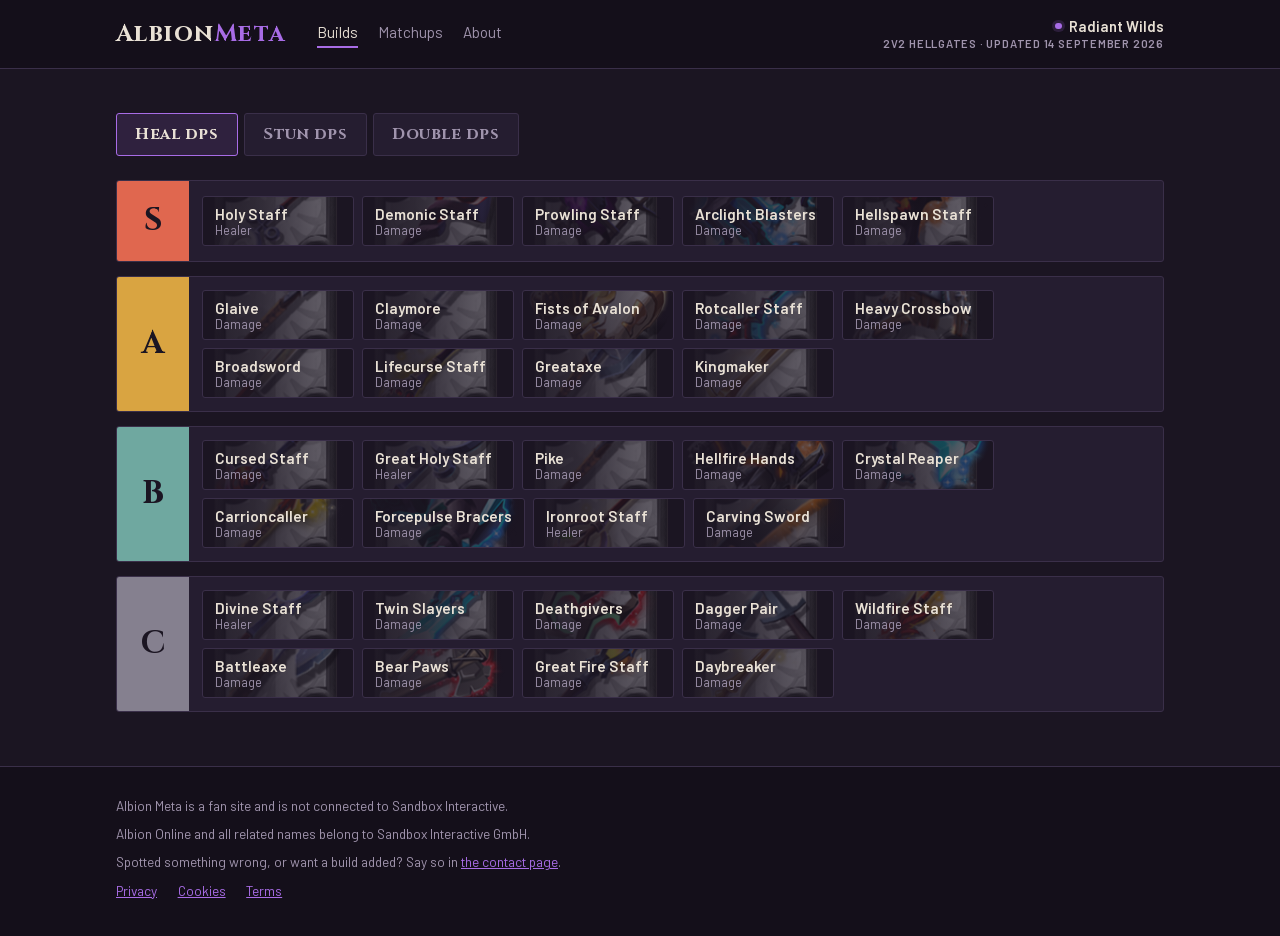
<file: index.html>
<!DOCTYPE html>
<html lang="en">
<head>
<meta charset="utf-8">
<meta name="viewport" content="width=device-width, initial-scale=1">
<title>Albion Meta | Best 2v2 Hellgate Builds</title>
<meta name="description" content="The best 2v2 Hellgate builds in Albion Online, split into heal dps, stun dps and double dps setups. Updated each patch.">
<link rel="icon" href="favicon.ico" sizes="32x32">
<link rel="icon" href="favicon.svg" type="image/svg+xml">
<link rel="apple-touch-icon" href="apple-touch-icon.png">
<link rel="canonical" href="https://hellgatemeta.com/">
<meta property="og:site_name" content="Hellgate Meta">
<meta property="og:type" content="website">
<meta property="og:url" content="https://hellgatemeta.com/">
<meta property="og:title" content="Albion Meta | Best 2v2 Hellgate Builds">
<meta property="og:description" content="The best 2v2 Hellgate builds in Albion Online, split into heal dps, stun dps and double dps setups. Updated each patch.">
<meta name="twitter:card" content="summary">
<meta name="theme-color" content="#1b1522">
<link rel="preload" href="fonts/barlow-400.woff2" as="font" type="font/woff2" crossorigin>
<link rel="stylesheet" href="fonts.css?v=cabf69f2">
<link rel="stylesheet" href="style.css?v=090d00ba">
</head>
<body>

<!-- ============ header, the same on every page ============ -->
<header class="site-head">
  <div class="wrap head-inner">
    <a class="wordmark" href="/">Albion<span>Meta</span></a>
    <nav class="site-nav">
      <a href="/" aria-current="page">Builds</a>
      <a href="/matchups">Matchups</a>
      <a href="/about">About</a>
    </nav>

    <!-- patch and date, edit these two lines every update -->
    <div class="head-meta">
      <span class="head-patch">Radiant Wilds</span>
      <span class="head-updated">2v2 Hellgates &middot; Updated 14 September 2026</span>
    </div>
  </div>
</header>

<main>
  <div class="wrap">

    <!-- the three setups. Pick a tab, the matching tier list shows.
         To add a setup, copy one button and one .panel and match the ids. -->
    <section class="builds">

      <div class="tabs" role="tablist" aria-label="Choose a setup">
        <button type="button" class="tab" role="tab" id="tab-heal" aria-controls="panel-heal" aria-selected="true">Heal dps</button>
        <button type="button" class="tab" role="tab" id="tab-stun" aria-controls="panel-stun" aria-selected="false">Stun dps</button>
        <button type="button" class="tab" role="tab" id="tab-double" aria-controls="panel-double" aria-selected="false">Double dps</button>
      </div>

      <div class="panel" role="tabpanel" id="panel-heal" aria-labelledby="tab-heal">
        <!-- Copy one .tier block to add a tier, copy one <li> to add a build -->
        <div class="tier tier-s">
          <div class="tier-letter">S</div>
          <ul class="tier-builds">
            <li><button type="button" class="build" data-build="holy-staff"><b>Holy Staff</b><span>Healer</span></button></li>
            <li><button type="button" class="build" data-build="demonic-staff"><b>Demonic Staff</b><span>Damage</span></button></li>
            <li><button type="button" class="build" data-build="prowling-staff"><b>Prowling Staff</b><span>Damage</span></button></li>
            <li><button type="button" class="build" data-build="arclight-blasters"><b>Arclight Blasters</b><span>Damage</span></button></li>
            <li><button type="button" class="build" data-build="hellspawn-staff"><b>Hellspawn Staff</b><span>Damage</span></button></li>
          </ul>
        </div>

        <div class="tier tier-a">
          <div class="tier-letter">A</div>
          <ul class="tier-builds">
            <li><button type="button" class="build" data-build="glaive"><b>Glaive</b><span>Damage</span></button></li>
            <li><button type="button" class="build" data-build="claymore"><b>Claymore</b><span>Damage</span></button></li>
            <li><button type="button" class="build" data-build="fists-of-avalon"><b>Fists of Avalon</b><span>Damage</span></button></li>
            <li><button type="button" class="build" data-build="rotcaller-staff"><b>Rotcaller Staff</b><span>Damage</span></button></li>
            <li><button type="button" class="build" data-build="heavy-crossbow"><b>Heavy Crossbow</b><span>Damage</span></button></li>
            <li><button type="button" class="build" data-build="broadsword"><b>Broadsword</b><span>Damage</span></button></li>
            <li><button type="button" class="build" data-build="lifecurse-staff"><b>Lifecurse Staff</b><span>Damage</span></button></li>
            <li><button type="button" class="build" data-build="greataxe"><b>Greataxe</b><span>Damage</span></button></li>
            <li><button type="button" class="build" data-build="kingmaker"><b>Kingmaker</b><span>Damage</span></button></li>
          </ul>
        </div>

        <div class="tier tier-b">
          <div class="tier-letter">B</div>
          <ul class="tier-builds">
            <li><button type="button" class="build" data-build="cursed-staff"><b>Cursed Staff</b><span>Damage</span></button></li>
            <li><button type="button" class="build" data-build="great-holy-staff"><b>Great Holy Staff</b><span>Healer</span></button></li>
            <li><button type="button" class="build" data-build="pike"><b>Pike</b><span>Damage</span></button></li>
            <li><button type="button" class="build" data-build="hellfire-hands"><b>Hellfire Hands</b><span>Damage</span></button></li>
            <li><button type="button" class="build" data-build="crystal-reaper"><b>Crystal Reaper</b><span>Damage</span></button></li>
            <li><button type="button" class="build" data-build="carrioncaller"><b>Carrioncaller</b><span>Damage</span></button></li>
            <li><button type="button" class="build" data-build="forcepulse-bracers"><b>Forcepulse Bracers</b><span>Damage</span></button></li>
            <li><button type="button" class="build" data-build="ironroot-staff"><b>Ironroot Staff</b><span>Healer</span></button></li>
            <li><button type="button" class="build" data-build="carving-sword"><b>Carving Sword</b><span>Damage</span></button></li>
          </ul>
        </div>

        <div class="tier tier-c">
          <div class="tier-letter">C</div>
          <ul class="tier-builds">
            <li><button type="button" class="build" data-build="divine-staff"><b>Divine Staff</b><span>Healer</span></button></li>
            <li><button type="button" class="build" data-build="twin-slayers"><b>Twin Slayers</b><span>Damage</span></button></li>
            <li><button type="button" class="build" data-build="deathgivers"><b>Deathgivers</b><span>Damage</span></button></li>
            <li><button type="button" class="build" data-build="dagger-pair"><b>Dagger Pair</b><span>Damage</span></button></li>
            <li><button type="button" class="build" data-build="wildfire-staff"><b>Wildfire Staff</b><span>Damage</span></button></li>
            <li><button type="button" class="build" data-build="battleaxe"><b>Battleaxe</b><span>Damage</span></button></li>
            <li><button type="button" class="build" data-build="bear-paws"><b>Bear Paws</b><span>Damage</span></button></li>
            <li><button type="button" class="build" data-build="great-fire-staff"><b>Great Fire Staff</b><span>Damage</span></button></li>
            <li><button type="button" class="build" data-build="daybreaker"><b>Daybreaker</b><span>Damage</span></button></li>
          </ul>
        </div>
      </div>

      <div class="panel" role="tabpanel" id="panel-stun" aria-labelledby="tab-stun" hidden>
        <div class="tier tier-s">
          <div class="tier-letter">S</div>
          <ul class="tier-builds">
            <li><button type="button" class="build" data-build="staff-of-balance"><b>Staff of Balance</b><span>Stun</span></button></li>
            <li><button type="button" class="build" data-build="dagger"><b>Dagger</b><span>Damage</span></button></li>
          </ul>
        </div>

        <div class="tier tier-a">
          <div class="tier-letter">A</div>
          <ul class="tier-builds">
            <li><button type="button" class="build" data-build="soulscythe"><b>Soulscythe</b><span>Stun</span></button></li>
            <li><button type="button" class="build" data-build="energy-shaper"><b>Energy Shaper</b><span>Damage</span></button></li>
            <li><button type="button" class="build" data-build="glacial-staff"><b>Glacial Staff</b><span>Damage</span></button></li>
            <li><button type="button" class="build" data-build="blazing-staff"><b>Blazing Staff</b><span>Damage</span></button></li>
            <li><button type="button" class="build" data-build="bloodletter"><b>Bloodletter</b><span>Stun</span></button></li>
            <li><button type="button" class="build" data-build="crossbow"><b>Crossbow</b><span>Damage</span></button></li>
          </ul>
        </div>

        <div class="tier tier-b">
          <div class="tier-letter">B</div>
          <ul class="tier-builds">
            <li><button type="button" class="build" data-build="grailseeker"><b>Grailseeker</b><span>Stun</span></button></li>
            <li><button type="button" class="build" data-build="realmbreaker"><b>Realmbreaker</b><span>Damage</span></button></li>
            <li><button type="button" class="build" data-build="spirithunter"><b>Spirithunter</b><span>Damage</span></button></li>
            <li><button type="button" class="build" data-build="hellfire-hands-stun"><b>Hellfire Hands</b><span>Damage</span></button></li>
            <li><button type="button" class="build" data-build="great-arcane-staff"><b>Great Arcane Staff</b><span>Stun</span></button></li>
            <li><button type="button" class="build" data-build="tombhammer"><b>Tombhammer</b><span>Stun</span></button></li>
            <li><button type="button" class="build" data-build="great-fire-staff-stun"><b>Great Fire Staff</b><span>Damage</span></button></li>
            <li><button type="button" class="build" data-build="permafrost-prism"><b>Permafrost Prism</b><span>Stun</span></button></li>
          </ul>
        </div>
      </div>

      <div class="panel" role="tabpanel" id="panel-double" aria-labelledby="tab-double" hidden>
        <div class="tier tier-s">
          <div class="tier-letter">S</div>
          <ul class="tier-builds">
            <li class="tier-empty">Nothing sits here this patch</li>
          </ul>
        </div>

        <div class="tier tier-a">
          <div class="tier-letter">A</div>
          <ul class="tier-builds">
            <li><button type="button" class="build" data-build="warbow"><b>Warbow</b><span>Damage</span></button></li>
          </ul>
        </div>

        <div class="tier tier-b">
          <div class="tier-letter">B</div>
          <ul class="tier-builds">
            <li><button type="button" class="build" data-build="brawler-gloves"><b>Brawler Gloves</b><span>Damage</span></button></li>
            <li><button type="button" class="build" data-build="bloodletter-double"><b>Bloodletter</b><span>Damage</span></button></li>
            <li><button type="button" class="build" data-build="dagger-pair-double"><b>Dagger Pair</b><span>Damage</span></button></li>
            <li><button type="button" class="build" data-build="carrioncaller-double"><b>Carrioncaller</b><span>Damage</span></button></li>
          </ul>
        </div>

        <div class="tier tier-c">
          <div class="tier-letter">C</div>
          <ul class="tier-builds">
            <li><button type="button" class="build" data-build="ursine-maulers"><b>Ursine Maulers</b><span>Damage</span></button></li>
            <li><button type="button" class="build" data-build="heron-spear"><b>Heron Spear</b><span>Damage</span></button></li>
            <li><button type="button" class="build" data-build="whispering-bow"><b>Whispering Bow</b><span>Damage</span></button></li>
            <li><button type="button" class="build" data-build="mistpiercer"><b>Mistpiercer</b><span>Damage</span></button></li>
          </ul>
        </div>
      </div>

    </section>

  </div>
</main>

<footer class="site-foot">
  <div class="wrap">
    <p>Albion Meta is a fan site and is not connected to Sandbox Interactive.</p>
    <p>Albion Online and all related names belong to Sandbox Interactive GmbH.</p>
    <p>Spotted something wrong, or want a build added? Say so in <a href="/about">the contact page</a>.</p>
    <p class="foot-links"><a href="/privacy">Privacy</a> <a href="/cookies">Cookies</a> <a href="/terms">Terms</a></p>
  </div>
</footer>

<!-- the set popup, filled in from builds.js when a build is clicked -->
<div class="sheet" id="build-sheet" hidden>
  <div class="sheet-box" role="dialog" aria-modal="true" aria-labelledby="sheet-title">
    <button type="button" class="sheet-close" aria-label="Close">&times;</button>
    <h2 id="sheet-title"></h2>
    <p class="sheet-role"></p>
    <div class="gear"></div>
    <div class="tip" role="status" hidden></div>
  </div>
</div>

<script src="builds.js?v=20e59f36"></script>
<script src="spells.js?v=b7370d09"></script>

<!-- tab switching, the only script on the site -->
<script>
(function () {
  var tabs = Array.prototype.slice.call(document.querySelectorAll(".tab"));
  if (!tabs.length) return;

  function show(chosen) {
    tabs.forEach(function (tab) {
      var on = tab === chosen;
      tab.setAttribute("aria-selected", on ? "true" : "false");
      tab.tabIndex = on ? 0 : -1;
      document.getElementById(tab.getAttribute("aria-controls")).hidden = !on;
    });
  }

  tabs.forEach(function (tab, i) {
    tab.addEventListener("click", function () { show(tab); });
    tab.addEventListener("keydown", function (e) {
      var step = e.key === "ArrowRight" ? 1 : e.key === "ArrowLeft" ? -1 : 0;
      if (!step) return;
      e.preventDefault();
      var next = tabs[(i + step + tabs.length) % tabs.length];
      next.focus();
      show(next);
    });
  });

  /* the panels start visible, so with no script all three simply stack */
  show(tabs[0]);
})();
</script>


<!-- opening and closing the set popup -->
<script>
(function () {
  var sheet = document.getElementById("build-sheet");
  if (!sheet || !window.ALBION_BUILDS) return;

  /* the weapon icon sits behind the name on every chip, straight from the data
     above, so a chip copied in the markup picks up its own icon on its own */
  document.querySelectorAll(".build").forEach(function (chip) {
    var build = window.ALBION_BUILDS[chip.getAttribute("data-build")];
    if (build && build.weapon) {
      chip.style.setProperty("--icon", "url('icons/" + build.weapon.id + ".png')");
    }
  });

  var title  = document.getElementById("sheet-title");
  var role   = sheet.querySelector(".sheet-role");
  var gear   = sheet.querySelector(".gear");
  var tip      = sheet.querySelector(".tip");
  var openSlot = null;
  var closer = sheet.querySelector(".sheet-close");
  var opener = null;

  /* the order here is only for reading, the grid decides where each one sits */
  var SLOTS = [["weapon","Weapon"], ["head","Head"], ["cape","Cape"], ["chest","Chest"],
               ["offhand","Off hand"], ["potion","Potion"], ["shoes","Shoes"], ["food","Food"]];

  function piece(slot, label, item) {
    if (!item) return "";
    var has = !!(window.ALBION_SPELLS && window.ALBION_SPELLS[item.id]);
    return '<button type="button" class="slot slot-' + slot + '" data-item="' + item.id + '"' +
             (has ? '' : ' disabled') + ' aria-pressed="false">' +
             '<img src="icons/' + item.id + '.png"' +
             ' alt="' + label + '" loading="lazy" onerror="this.hidden = true">' +
             '<b>' + item.name + '</b>' +
           '</button>';
  }

  /* the suggested abilities for one piece, in a small tip above it */
  function hideTip() {
    tip.hidden = true;
    if (openSlot) {
      openSlot.classList.remove("is-open");
      openSlot.setAttribute("aria-pressed", "false");
    }
    openSlot = null;
  }

  function placeTip(button) {
    var slot = button.getBoundingClientRect();
    var box  = tip.getBoundingClientRect();
    var left = slot.left + slot.width / 2 - box.width / 2;
    var top  = slot.top - box.height - 10;
    var below = top < 8;
    tip.classList.toggle("is-below", below);
    if (below) top = slot.bottom + 10;
    left = Math.max(8, Math.min(left, window.innerWidth - box.width - 8));
    tip.style.left = Math.round(left) + "px";
    tip.style.top  = Math.round(top) + "px";
  }

  function showTip(button) {
    if (openSlot === button) { hideTip(); return; }   /* click again to close */
    var id = button.getAttribute("data-item");
    var entry = window.ALBION_SPELLS && window.ALBION_SPELLS[id];
    if (!entry || !entry.picks) return;

    /* start from the rule, then let this build override a slot if it says so */
    var picks = {};
    Object.keys(entry.picks).forEach(function (k) { picks[k] = entry.picks[k]; });
    var build = window.ALBION_BUILDS[sheet.getAttribute("data-build")] || {};
    Object.keys(build).forEach(function (slot) {
      var it = build[slot];
      if (it && it.id === id && it.picks) {
        Object.keys(it.picks).forEach(function (k) { picks[k] = it.picks[k]; });
      }
    });

    hideTip();
    tip.innerHTML = Object.keys(picks).map(function (key) {
      return '<span class="tip-row"><b>' + key + '</b>' + picks[key] + '</span>';
    }).join("");
    tip.hidden = false;
    placeTip(button);
    openSlot = button;
    button.classList.add("is-open");
    button.setAttribute("aria-pressed", "true");
  }

  function open(button) {
    var build = window.ALBION_BUILDS[button.getAttribute("data-build")];
    if (!build) return;
    opener = button;
    title.textContent = build.name;
    var note = button.querySelector("span");
    role.textContent = note ? note.textContent : "";
    gear.innerHTML = SLOTS.map(function (slot) {
      return piece(slot[0], slot[1], build[slot[0]]);
    }).join("");
    sheet.setAttribute("data-build", button.getAttribute("data-build"));
    hideTip();
    sheet.hidden = false;
    document.body.classList.add("sheet-open");
    closer.focus();
  }

  function close() {
    hideTip();
    sheet.hidden = true;
    document.body.classList.remove("sheet-open");
    if (opener) { opener.focus(); opener = null; }
  }

  document.addEventListener("click", function (e) {
    if (!e.target || !e.target.closest) return;
    var piece = e.target.closest(".slot");
    if (!piece && openSlot) hideTip();
    if (piece && !piece.disabled) { showTip(piece); return; }
    var button = e.target.closest(".build");
    if (button) { open(button); return; }
    /* clicking the backdrop or the cross closes it */
    if (e.target === sheet || e.target.closest(".sheet-close")) close();
  });

  sheet.addEventListener("scroll", function () { if (openSlot) placeTip(openSlot); }, true);
  window.addEventListener("resize", function () { if (openSlot) placeTip(openSlot); });

  document.addEventListener("keydown", function (e) {
    if (e.key === "Escape" && !sheet.hidden) close();
  });
})();
</script>
</body>
</html>
</file>
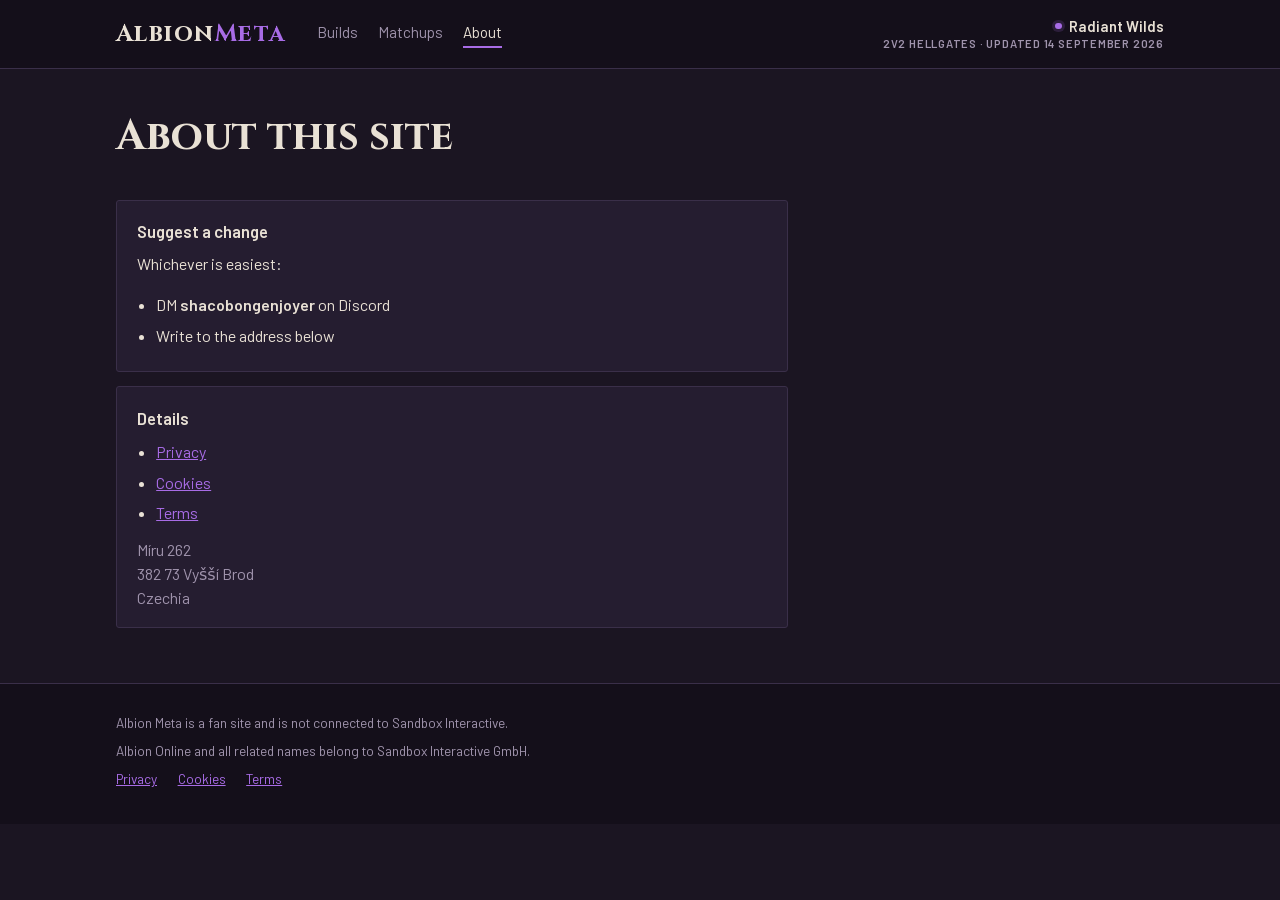
<file: about.html>
<!DOCTYPE html>
<html lang="en">
<head>
<meta charset="utf-8">
<meta name="viewport" content="width=device-width, initial-scale=1">
<title>Albion Meta | About</title>
<meta name="description" content="Who runs Albion Meta, how 2v2 Hellgate comps are ranked, and how to suggest a change.">
<link rel="icon" href="favicon.ico" sizes="32x32">
<link rel="icon" href="favicon.svg" type="image/svg+xml">
<link rel="apple-touch-icon" href="apple-touch-icon.png">
<link rel="canonical" href="https://hellgatemeta.com/about">
<meta property="og:site_name" content="Hellgate Meta">
<meta property="og:type" content="website">
<meta property="og:url" content="https://hellgatemeta.com/about">
<meta property="og:title" content="Albion Meta | About">
<meta property="og:description" content="Who runs Albion Meta, how 2v2 Hellgate comps are ranked, and how to suggest a change.">
<meta name="twitter:card" content="summary">
<meta name="theme-color" content="#1b1522">
<link rel="preload" href="fonts/barlow-400.woff2" as="font" type="font/woff2" crossorigin>
<link rel="stylesheet" href="fonts.css?v=cabf69f2">
<link rel="stylesheet" href="style.css?v=090d00ba">
</head>
<body>

<header class="site-head">
  <div class="wrap head-inner">
    <a class="wordmark" href="/">Albion<span>Meta</span></a>
    <nav class="site-nav">
      <a href="/">Builds</a>
      <a href="/matchups">Matchups</a>
      <a href="/about" aria-current="page">About</a>
    </nav>

    <!-- patch and date, edit these two lines every update -->
    <div class="head-meta">
      <span class="head-patch">Radiant Wilds</span>
      <span class="head-updated">2v2 Hellgates &middot; Updated 14 September 2026</span>
    </div>
  </div>
</header>

<main>
  <div class="wrap">

    <section class="intro">
      <h1>About this site</h1>
    </section>

    <section>
      <div class="card prose">
        <h3>Suggest a change</h3>
        <p>Whichever is easiest:</p>
        <ul>
          <li>DM <b>shacobongenjoyer</b> on Discord</li>
          <li>Write to the address below</li>
        </ul>
      </div>

      <div class="card prose">
        <h3>Details</h3>
        <ul>
          <li><a href="/privacy">Privacy</a></li>
          <li><a href="/cookies">Cookies</a></li>
          <li><a href="/terms">Terms</a></li>
        </ul>
        <address>Míru 262<br>
          382 73 Vyšší Brod<br>
          Czechia</address>
      </div>
    </section>

  </div>
</main>

<footer class="site-foot">
  <div class="wrap">
    <p>Albion Meta is a fan site and is not connected to Sandbox Interactive.</p>
    <p>Albion Online and all related names belong to Sandbox Interactive GmbH.</p>
    <p class="foot-links"><a href="/privacy">Privacy</a> <a href="/cookies">Cookies</a> <a href="/terms">Terms</a></p>
  </div>
</footer>

</body>
</html>
</file>
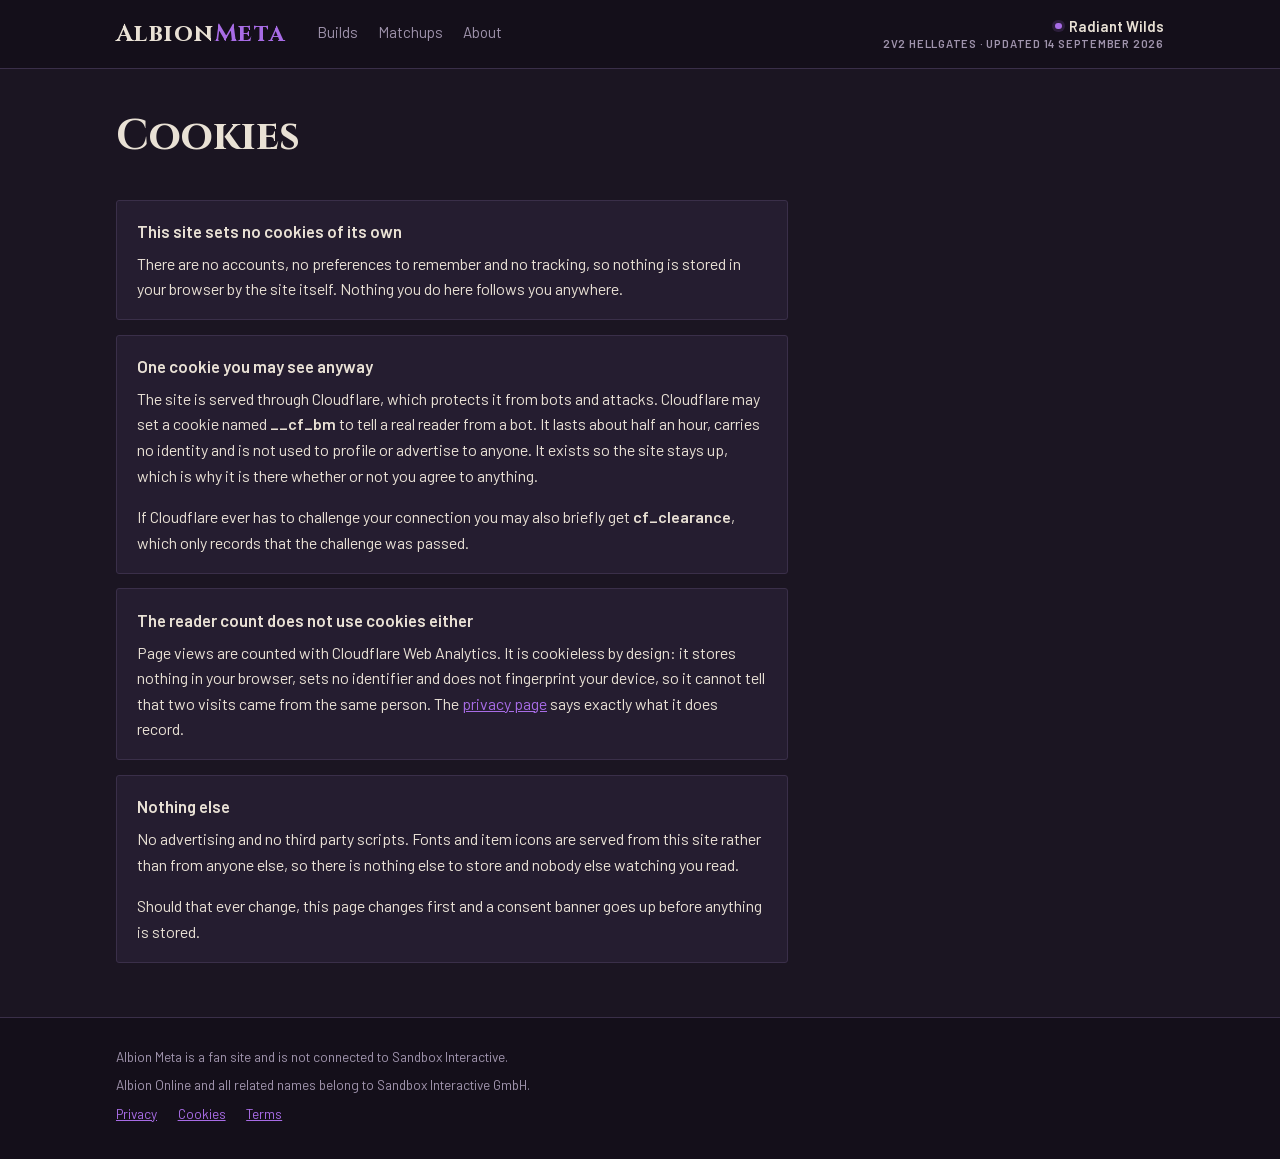
<file: cookies.html>
<!DOCTYPE html>
<html lang="en">
<head>
<meta charset="utf-8">
<meta name="viewport" content="width=device-width, initial-scale=1">
<title>Albion Meta | Cookies</title>
<meta name="description" content="This site sets no cookies at all.">
<link rel="icon" href="favicon.ico" sizes="32x32">
<link rel="icon" href="favicon.svg" type="image/svg+xml">
<link rel="apple-touch-icon" href="apple-touch-icon.png">
<link rel="canonical" href="https://hellgatemeta.com/cookies">
<meta property="og:site_name" content="Hellgate Meta">
<meta property="og:type" content="website">
<meta property="og:url" content="https://hellgatemeta.com/cookies">
<meta property="og:title" content="Albion Meta | Cookies">
<meta property="og:description" content="This site sets no cookies at all.">
<meta name="twitter:card" content="summary">
<meta name="theme-color" content="#1b1522">
<link rel="preload" href="fonts/barlow-400.woff2" as="font" type="font/woff2" crossorigin>
<link rel="stylesheet" href="fonts.css?v=cabf69f2">
<link rel="stylesheet" href="style.css?v=090d00ba">
</head>
<body>

<header class="site-head">
  <div class="wrap head-inner">
    <a class="wordmark" href="/">Albion<span>Meta</span></a>
    <nav class="site-nav">
      <a href="/">Builds</a>
      <a href="/matchups">Matchups</a>
      <a href="/about">About</a>
    </nav>

    <!-- patch and date, edit these two lines every update -->
    <div class="head-meta">
      <span class="head-patch">Radiant Wilds</span>
      <span class="head-updated">2v2 Hellgates &middot; Updated 14 September 2026</span>
    </div>
  </div>
</header>

<main>
  <div class="wrap">

    <section class="intro">
      <h1>Cookies</h1>
    </section>

    <section>
      <div class="card prose">
        <h3>This site sets no cookies of its own</h3>
        <p>There are no accounts, no preferences to remember and no tracking, so
          nothing is stored in your browser by the site itself. Nothing you do
          here follows you anywhere.</p>
      </div>

      <div class="card prose">
        <h3>One cookie you may see anyway</h3>
        <p>The site is served through Cloudflare, which protects it from bots and
          attacks. Cloudflare may set a cookie named <b>__cf_bm</b> to tell a real
          reader from a bot. It lasts about half an hour, carries no identity and
          is not used to profile or advertise to anyone. It exists so the site
          stays up, which is why it is there whether or not you agree to anything.</p>
        <p>If Cloudflare ever has to challenge your connection you may also briefly
          get <b>cf_clearance</b>, which only records that the challenge was passed.</p>
      </div>

      <div class="card prose">
        <h3>The reader count does not use cookies either</h3>
        <p>Page views are counted with Cloudflare Web Analytics. It is cookieless
          by design: it stores nothing in your browser, sets no identifier and
          does not fingerprint your device, so it cannot tell that two visits came
          from the same person. The <a href="/privacy">privacy page</a> says
          exactly what it does record.</p>
      </div>

      <div class="card prose">
        <h3>Nothing else</h3>
        <p>No advertising and no third party scripts. Fonts and item icons are
          served from this site rather than from anyone else, so there is nothing
          else to store and nobody else watching you read.</p>
        <p>Should that ever change, this page changes first and a consent banner
          goes up before anything is stored.</p>
      </div>
    </section>

  </div>
</main>

<footer class="site-foot">
  <div class="wrap">
    <p>Albion Meta is a fan site and is not connected to Sandbox Interactive.</p>
    <p>Albion Online and all related names belong to Sandbox Interactive GmbH.</p>
    <p class="foot-links"><a href="/privacy">Privacy</a> <a href="/cookies">Cookies</a> <a href="/terms">Terms</a></p>
  </div>
</footer>

</body>
</html>
</file>
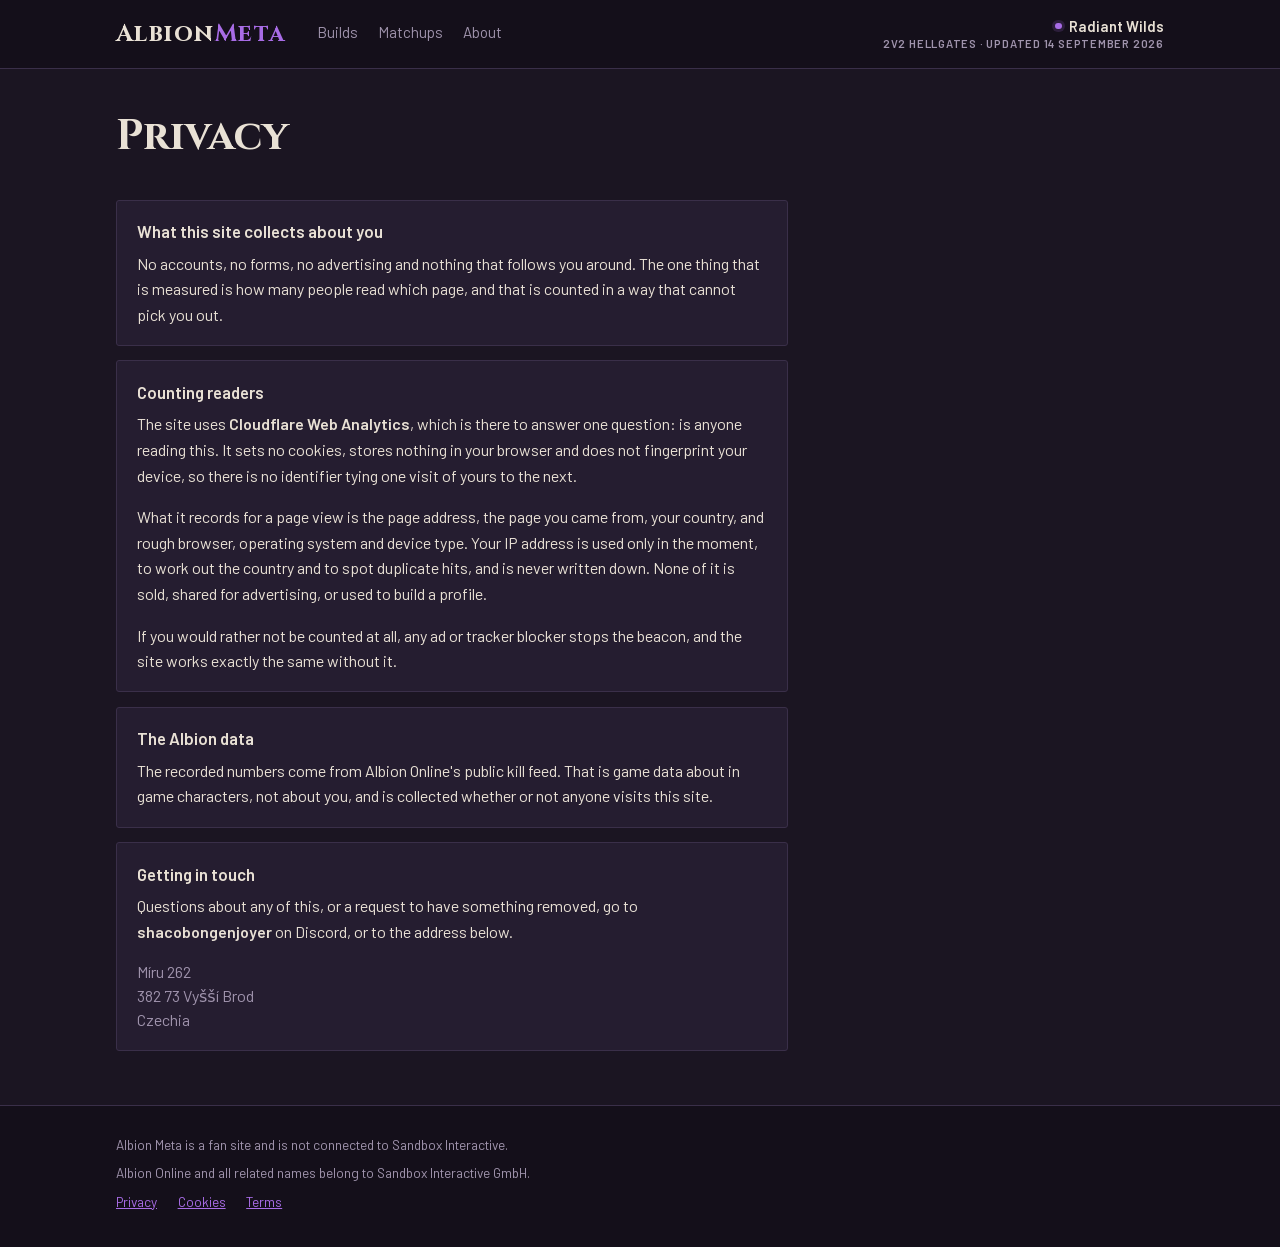
<file: privacy.html>
<!DOCTYPE html>
<html lang="en">
<head>
<meta charset="utf-8">
<meta name="viewport" content="width=device-width, initial-scale=1">
<title>Albion Meta | Privacy</title>
<meta name="description" content="What this site collects, how readers are counted, and what it requests from elsewhere.">
<link rel="icon" href="favicon.ico" sizes="32x32">
<link rel="icon" href="favicon.svg" type="image/svg+xml">
<link rel="apple-touch-icon" href="apple-touch-icon.png">
<link rel="canonical" href="https://hellgatemeta.com/privacy">
<meta property="og:site_name" content="Hellgate Meta">
<meta property="og:type" content="website">
<meta property="og:url" content="https://hellgatemeta.com/privacy">
<meta property="og:title" content="Albion Meta | Privacy">
<meta property="og:description" content="What this site collects, how readers are counted, and what it requests from elsewhere.">
<meta name="twitter:card" content="summary">
<meta name="theme-color" content="#1b1522">
<link rel="preload" href="fonts/barlow-400.woff2" as="font" type="font/woff2" crossorigin>
<link rel="stylesheet" href="fonts.css?v=cabf69f2">
<link rel="stylesheet" href="style.css?v=090d00ba">
</head>
<body>

<header class="site-head">
  <div class="wrap head-inner">
    <a class="wordmark" href="/">Albion<span>Meta</span></a>
    <nav class="site-nav">
      <a href="/">Builds</a>
      <a href="/matchups">Matchups</a>
      <a href="/about">About</a>
    </nav>

    <!-- patch and date, edit these two lines every update -->
    <div class="head-meta">
      <span class="head-patch">Radiant Wilds</span>
      <span class="head-updated">2v2 Hellgates &middot; Updated 14 September 2026</span>
    </div>
  </div>
</header>

<main>
  <div class="wrap">

    <section class="intro">
      <h1>Privacy</h1>
    </section>

    <section>
      <div class="card prose">
        <h3>What this site collects about you</h3>
        <p>No accounts, no forms, no advertising and nothing that follows you
          around. The one thing that is measured is how many people read which
          page, and that is counted in a way that cannot pick you out.</p>
      </div>

      <div class="card prose">
        <h3>Counting readers</h3>
        <p>The site uses <b>Cloudflare Web Analytics</b>, which is there to answer
          one question: is anyone reading this. It sets no cookies, stores nothing
          in your browser and does not fingerprint your device, so there is no
          identifier tying one visit of yours to the next.</p>
        <p>What it records for a page view is the page address, the page you came
          from, your country, and rough browser, operating system and device type.
          Your IP address is used only in the moment, to work out the country and
          to spot duplicate hits, and is never written down. None of it is sold,
          shared for advertising, or used to build a profile.</p>
        <p>If you would rather not be counted at all, any ad or tracker blocker
          stops the beacon, and the site works exactly the same without it.</p>
      </div>

      <div class="card prose">
        <h3>The Albion data</h3>
        <p>The recorded numbers come from Albion Online's public kill feed. That is
          game data about in game characters, not about you, and is collected
          whether or not anyone visits this site.</p>
      </div>

      <div class="card prose">
        <h3>Getting in touch</h3>
        <p>Questions about any of this, or a request to have something removed, go
          to <b>shacobongenjoyer</b> on Discord, or to the address below.</p>
        <address>Míru 262<br>
          382 73 Vyšší Brod<br>
          Czechia</address>
      </div>
    </section>

  </div>
</main>

<footer class="site-foot">
  <div class="wrap">
    <p>Albion Meta is a fan site and is not connected to Sandbox Interactive.</p>
    <p>Albion Online and all related names belong to Sandbox Interactive GmbH.</p>
    <p class="foot-links"><a href="/privacy">Privacy</a> <a href="/cookies">Cookies</a> <a href="/terms">Terms</a></p>
  </div>
</footer>

</body>
</html>
</file>
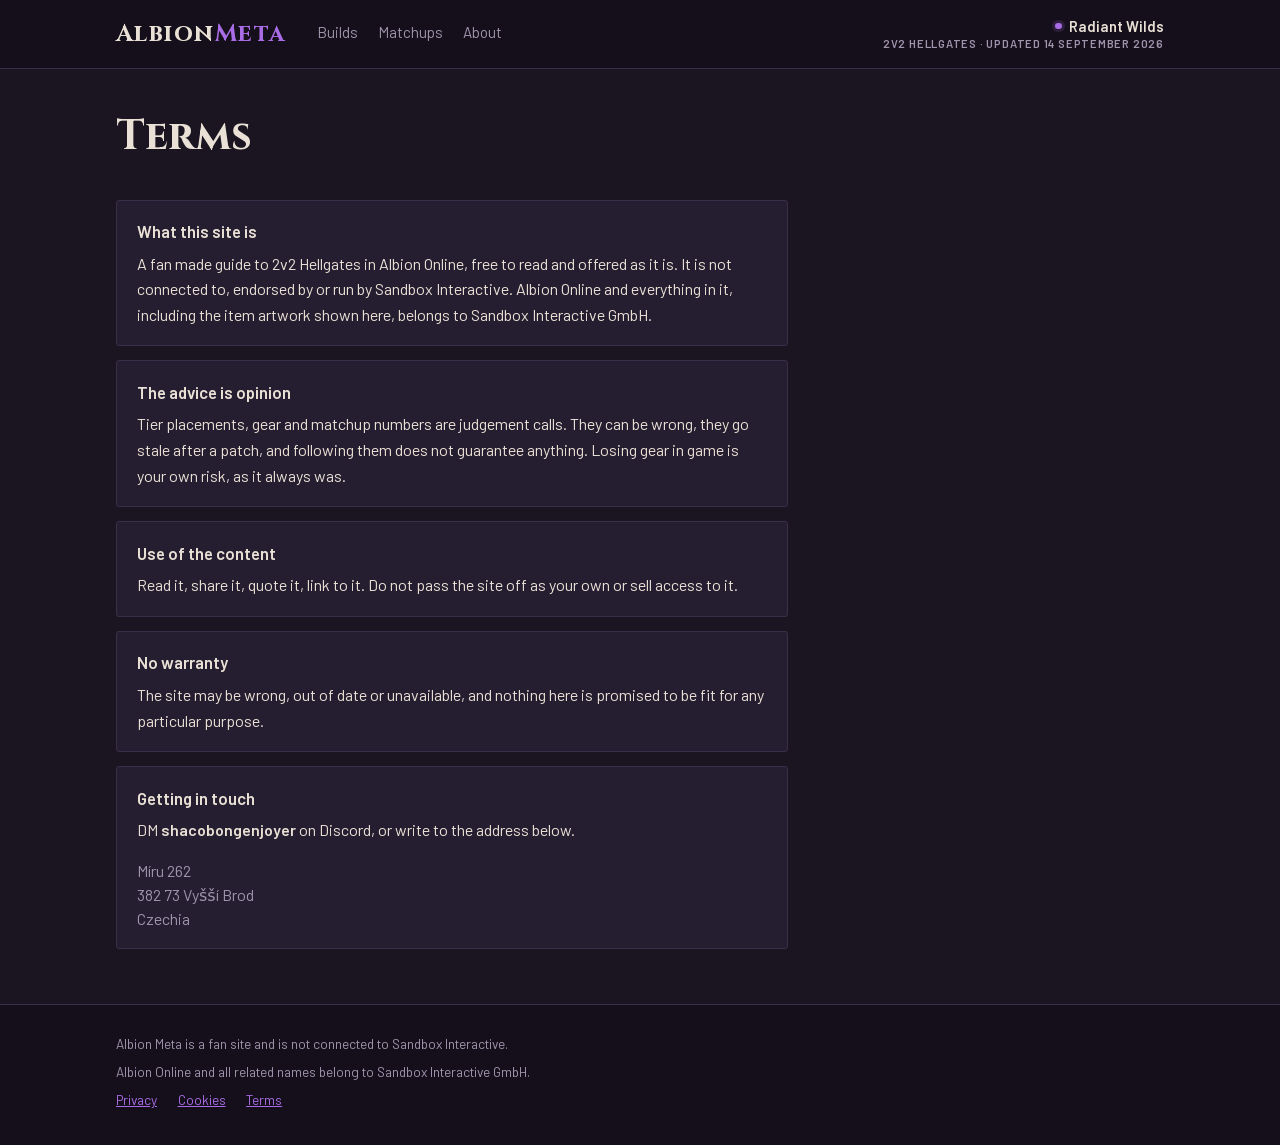
<file: terms.html>
<!DOCTYPE html>
<html lang="en">
<head>
<meta charset="utf-8">
<meta name="viewport" content="width=device-width, initial-scale=1">
<title>Albion Meta | Terms</title>
<meta name="description" content="A fan site for Albion Online 2v2 Hellgates, offered as it is.">
<link rel="icon" href="favicon.ico" sizes="32x32">
<link rel="icon" href="favicon.svg" type="image/svg+xml">
<link rel="apple-touch-icon" href="apple-touch-icon.png">
<link rel="canonical" href="https://hellgatemeta.com/terms">
<meta property="og:site_name" content="Hellgate Meta">
<meta property="og:type" content="website">
<meta property="og:url" content="https://hellgatemeta.com/terms">
<meta property="og:title" content="Albion Meta | Terms">
<meta property="og:description" content="A fan site for Albion Online 2v2 Hellgates, offered as it is.">
<meta name="twitter:card" content="summary">
<meta name="theme-color" content="#1b1522">
<link rel="preload" href="fonts/barlow-400.woff2" as="font" type="font/woff2" crossorigin>
<link rel="stylesheet" href="fonts.css?v=cabf69f2">
<link rel="stylesheet" href="style.css?v=090d00ba">
</head>
<body>

<header class="site-head">
  <div class="wrap head-inner">
    <a class="wordmark" href="/">Albion<span>Meta</span></a>
    <nav class="site-nav">
      <a href="/">Builds</a>
      <a href="/matchups">Matchups</a>
      <a href="/about">About</a>
    </nav>

    <!-- patch and date, edit these two lines every update -->
    <div class="head-meta">
      <span class="head-patch">Radiant Wilds</span>
      <span class="head-updated">2v2 Hellgates &middot; Updated 14 September 2026</span>
    </div>
  </div>
</header>

<main>
  <div class="wrap">

    <section class="intro">
      <h1>Terms</h1>
    </section>

    <section>
      <div class="card prose">
        <h3>What this site is</h3>
        <p>A fan made guide to 2v2 Hellgates in Albion Online, free to read and
          offered as it is. It is not connected to, endorsed by or run by Sandbox
          Interactive. Albion Online and everything in it, including the item
          artwork shown here, belongs to Sandbox Interactive GmbH.</p>
      </div>

      <div class="card prose">
        <h3>The advice is opinion</h3>
        <p>Tier placements, gear and matchup numbers are judgement calls. They can
          be wrong, they go stale after a patch, and following them does not
          guarantee anything. Losing gear in game is your own risk, as it always
          was.</p>
      </div>

      <div class="card prose">
        <h3>Use of the content</h3>
        <p>Read it, share it, quote it, link to it. Do not pass the site off as
          your own or sell access to it.</p>
      </div>

      <div class="card prose">
        <h3>No warranty</h3>
        <p>The site may be wrong, out of date or unavailable, and nothing here is
          promised to be fit for any particular purpose.</p>
      </div>

      <div class="card prose">
        <h3>Getting in touch</h3>
        <p>DM <b>shacobongenjoyer</b> on Discord, or write to the address below.</p>
        <address>Míru 262<br>
          382 73 Vyšší Brod<br>
          Czechia</address>
      </div>
    </section>

  </div>
</main>

<footer class="site-foot">
  <div class="wrap">
    <p>Albion Meta is a fan site and is not connected to Sandbox Interactive.</p>
    <p>Albion Online and all related names belong to Sandbox Interactive GmbH.</p>
    <p class="foot-links"><a href="/privacy">Privacy</a> <a href="/cookies">Cookies</a> <a href="/terms">Terms</a></p>
  </div>
</footer>

</body>
</html>
</file>
<file: fonts.css>
/* ===========================================================
   Albion Meta - the two typefaces, served from here
   -----------------------------------------------------------
   Taken from Google Fonts and kept locally so no visitor's IP
   is handed to Google just to read the site. Latin only, the
   other alphabets are not used anywhere on it.
   =========================================================== */

@font-face {
  font-family: 'Barlow';
  font-style: normal;
  font-weight: 400;
  font-display: swap;
  src: url(fonts/barlow-400.woff2) format('woff2');
  unicode-range: U+0000-00FF, U+0131, U+0152-0153, U+02BB-02BC, U+02C6, U+02DA, U+02DC, U+0304, U+0308, U+0329, U+2000-206F, U+20AC, U+2122, U+2191, U+2193, U+2212, U+2215, U+FEFF, U+FFFD;
}

@font-face {
  font-family: 'Barlow';
  font-style: normal;
  font-weight: 600;
  font-display: swap;
  src: url(fonts/barlow-600.woff2) format('woff2');
  unicode-range: U+0000-00FF, U+0131, U+0152-0153, U+02BB-02BC, U+02C6, U+02DA, U+02DC, U+0304, U+0308, U+0329, U+2000-206F, U+20AC, U+2122, U+2191, U+2193, U+2212, U+2215, U+FEFF, U+FFFD;
}

@font-face {
  font-family: 'Cinzel';
  font-style: normal;
  font-weight: 700;
  font-display: swap;
  src: url(fonts/cinzel-700.woff2) format('woff2');
  unicode-range: U+0000-00FF, U+0131, U+0152-0153, U+02BB-02BC, U+02C6, U+02DA, U+02DC, U+0304, U+0308, U+0329, U+2000-206F, U+20AC, U+2122, U+2191, U+2193, U+2212, U+2215, U+FEFF, U+FFFD;
}
</file>
<file: style.css>
/* ===========================================================
   Albion Meta - shared stylesheet
   Everything on every page is styled from this one file.
   Change a colour here and it changes on all four pages.
   =========================================================== */

:root {
  /* --- colours --- */
  --stone:      #1b1522;  /* page background, deep dungeon aubergine */
  --stone-deep: #140f1a;  /* header and footer, slightly darker */
  --panel:      #251d30;  /* boxes and cards */
  --panel-edge: #3a2f49;  /* thin borders */
  --bone:       #e9e1d5;  /* main text */
  --muted:      #a094ad;  /* secondary text */
  --corrupt:    #a86ce6;  /* the accent, corrupted violet */

  /* --- tier colours --- */
  --tier-s: #e0674f;
  --tier-a: #d9a441;
  --tier-b: #6fa8a0;
  --tier-c: #85808f;

  /* --- spacing --- */
  --gutter: 1.25rem;
  --max:    68rem;
}

* { box-sizing: border-box; }

html { scroll-behavior: smooth; }

body {
  margin: 0;
  background: var(--stone);
  color: var(--bone);
  font-family: "Barlow", system-ui, -apple-system, sans-serif;
  font-size: 1rem;
  line-height: 1.6;
  -webkit-font-smoothing: antialiased;
}

.wrap {
  width: 100%;
  max-width: var(--max);
  margin: 0 auto;
  padding: 0 var(--gutter);
}

/* ---------- header and navigation ---------- */

.site-head {
  background: var(--stone-deep);
  border-bottom: 1px solid var(--panel-edge);
}

.head-inner {
  display: flex;
  flex-wrap: wrap;
  align-items: center;
  gap: 0.6rem 1.5rem;
  padding-top: 1.05rem;
  padding-bottom: 1.05rem;
}

.wordmark {
  font-family: "Cinzel", Georgia, serif;
  font-size: 1.5rem;
  font-weight: 700;
  letter-spacing: 0.06em;
  color: var(--bone);
  text-decoration: none;
  line-height: 1;
}

.wordmark span { color: var(--corrupt); }

.site-nav {
  display: flex;
  flex-wrap: wrap;
  gap: 1.25rem;
  margin-left: 0.5rem;   /* sits next to the wordmark, over on the left */
}

.site-nav a {
  color: var(--muted);
  text-decoration: none;
  font-size: 0.95rem;
  padding-bottom: 2px;
  border-bottom: 2px solid transparent;
}

.site-nav a:hover { color: var(--bone); }

.site-nav a[aria-current="page"] {
  color: var(--bone);
  border-bottom-color: var(--corrupt);
}

/* ---------- patch and date, top right of the header ---------- */

.head-meta {
  margin-left: auto;          /* this is what holds it in the right corner */
  display: flex;
  flex-direction: column;
  align-items: flex-end;
  gap: 0.1rem;
  text-align: right;
  line-height: 1.25;
}

.head-patch {
  display: inline-flex;
  align-items: center;
  gap: 0.45rem;
  font-size: 0.92rem;
  font-weight: 600;
  color: var(--bone);
}

/* the small violet dot in front of the patch name */
.head-patch::before {
  content: "";
  width: 0.42rem;
  height: 0.42rem;
  border-radius: 50%;
  background: var(--corrupt);
  box-shadow: 0 0 0 3px rgba(168, 108, 230, 0.16);
}

.head-updated {
  font-size: 0.7rem;
  font-weight: 600;
  letter-spacing: 0.07em;
  text-transform: uppercase;
  color: var(--muted);
}

/* ---------- page intro ---------- */

.intro { padding: 2.75rem 0 1.75rem; }

h1 {
  font-family: "Cinzel", Georgia, serif;
  font-size: clamp(1.8rem, 5vw, 2.6rem);
  font-weight: 700;
  line-height: 1.15;
  margin: 0 0 0.7rem;
}

.intro p {
  max-width: 44rem;
  color: var(--muted);
  margin: 0;
}

/* a page with no intro, like the builds page, still needs air at the top */
main .wrap > section:first-of-type { padding-top: 2.75rem; }
main .wrap > section:first-of-type > h2:first-child { margin-top: 0; }

/* ---------- setup tabs on the builds page ---------- */

.tabs {
  display: flex;
  flex-wrap: wrap;
  gap: 0.4rem;
  margin: 0 0 1.5rem;
}

.tab {
  font-family: "Cinzel", Georgia, serif;
  font-size: 1rem;
  font-weight: 700;
  letter-spacing: 0.03em;
  color: var(--muted);
  background: var(--panel);
  border: 1px solid var(--panel-edge);
  border-radius: 3px;
  padding: 0.6rem 1.15rem;
  cursor: pointer;
  transition: color 0.15s, border-color 0.15s, background 0.15s;
}

.tab:hover {
  color: var(--bone);
  border-color: var(--corrupt);
}

.tab[aria-selected="true"] {
  color: var(--bone);
  border-color: var(--corrupt);
  background: rgba(168, 108, 230, 0.14);
}

[hidden] { display: none !important; }

/* ---------- tier rows ---------- */

.tier {
  display: flex;
  align-items: stretch;
  margin-bottom: 0.9rem;
  border: 1px solid var(--panel-edge);
  border-radius: 3px;
  overflow: hidden;
  background: var(--panel);
}

.tier-letter {
  flex: 0 0 4.5rem;
  display: flex;
  flex-direction: column;
  align-items: center;
  justify-content: center;
  gap: 0.15rem;
  padding: 0.9rem 0.4rem;
  font-family: "Cinzel", Georgia, serif;
  font-size: 2rem;
  font-weight: 700;
  color: #1b1522;
  text-align: center;
}

.tier-letter small {
  font-family: "Barlow", sans-serif;
  font-size: 0.6rem;
  font-weight: 600;
  letter-spacing: 0.04em;
  opacity: 0.75;
}

.tier-s .tier-letter { background: var(--tier-s); }
.tier-a .tier-letter { background: var(--tier-a); }
.tier-b .tier-letter { background: var(--tier-b); }
.tier-c .tier-letter { background: var(--tier-c); }

.tier-builds li { display: flex; }

.tier-builds {
  flex: 1 1 auto;
  display: flex;
  flex-wrap: wrap;
  align-content: center;
  gap: 0.5rem;
  padding: 0.8rem;
  margin: 0;
  list-style: none;
}

/* a tier nothing has earned this patch */
.tier-empty {
  align-self: center;
  padding: 0.4rem 0.2rem;
  font-size: 0.85rem;
  font-style: italic;
  color: var(--muted);
}

/* ---------- one build chip ---------- */

.build {
  display: block;
  width: 100%;
  text-align: left;
  font-family: inherit;
  font-size: inherit;
  color: inherit;
  border: 1px solid var(--panel-edge);
  border-radius: 3px;
  padding: 0.5rem 0.75rem;
  min-width: 9.5rem;
  cursor: pointer;
  transition: border-color 0.15s, background-color 0.15s;

  /* the weapon icon sits behind the name, dimmed by a wash so the
     text stays readable. --icon is set per chip from builds.js */
  background-color: var(--stone);
  background-image:
    linear-gradient(90deg,
      rgba(27, 21, 34, 0.96) 0%,
      rgba(27, 21, 34, 0.88) 40%,
      rgba(27, 21, 34, 0.6) 100%),
    var(--icon, none);
  background-repeat: no-repeat, no-repeat;
  background-position: center, center;
  background-size: 100% 100%, cover;
}

.build:hover {
  border-color: var(--corrupt);
  background-color: var(--panel);
  background-image:
    linear-gradient(90deg,
      rgba(27, 21, 34, 0.92) 0%,
      rgba(27, 21, 34, 0.72) 40%,
      rgba(27, 21, 34, 0.3) 100%),
    var(--icon, none);
}

.build b {
  display: block;
  font-weight: 600;
  font-size: 0.95rem;
}

.build span {
  display: block;
  font-size: 0.78rem;
  color: var(--muted);
}

/* ---------- the set popup ---------- */

.sheet {
  position: fixed;
  inset: 0;
  z-index: 50;
  display: flex;
  align-items: flex-start;
  justify-content: center;
  padding: 1.5rem var(--gutter);
  overflow-y: auto;
  background: rgba(10, 7, 14, 0.78);
}

body.sheet-open { overflow: hidden; }

.sheet-box {
  position: relative;
  width: 100%;
  max-width: 30rem;
  margin: auto;
  padding: 1.5rem;
  background: var(--panel);
  border: 1px solid var(--panel-edge);
  border-radius: 4px;
}

.sheet-box h2 {
  margin: 0;
  padding-right: 2.5rem;
  font-size: 1.5rem;
}

.sheet-role {
  margin: 0.1rem 0 1.3rem;
  font-size: 0.8rem;
  font-weight: 600;
  letter-spacing: 0.07em;
  text-transform: uppercase;
  color: var(--corrupt);
}

.sheet-close {
  position: absolute;
  top: 0.9rem;
  right: 0.9rem;
  width: 2rem;
  height: 2rem;
  font-size: 1.3rem;
  line-height: 1;
  color: var(--muted);
  background: var(--stone);
  border: 1px solid var(--panel-edge);
  border-radius: 50%;
  cursor: pointer;
}

.sheet-close:hover { color: var(--bone); border-color: var(--corrupt); }

/* the grid is laid out like the equipment panel in game */
.gear {
  display: grid;
  grid-template-columns: repeat(3, 1fr);
  gap: 0.5rem;
}

.slot-head    { grid-area: 1 / 2; }
.slot-cape    { grid-area: 1 / 3; }
.slot-weapon  { grid-area: 2 / 1; }
.slot-chest   { grid-area: 2 / 2; }
.slot-offhand { grid-area: 2 / 3; }
.slot-potion  { grid-area: 3 / 1; }
.slot-shoes   { grid-area: 3 / 2; }
.slot-food    { grid-area: 3 / 3; }

.slot {
  display: block;
  width: 100%;
  margin: 0;
  padding: 0.5rem 0.4rem 0.6rem;
  background: var(--stone);
  border: 1px solid var(--panel-edge);
  border-radius: 3px;
  text-align: center;
  font-family: inherit;
  color: inherit;
  cursor: pointer;
  transition: border-color 0.15s, background 0.15s;
}

.slot:hover:not(:disabled) { border-color: var(--corrupt); }

/* the piece whose abilities are currently on show */
.slot.is-open {
  border-color: var(--corrupt);
  background: var(--panel);
}

/* potions, food and off hands carry no ability slots in game */
.slot:disabled { cursor: default; opacity: 0.7; }

.slot img {
  display: block;
  width: 100%;
  max-width: 5rem;
  aspect-ratio: 1;      /* holds the space so the rows do not jump while loading */
  object-fit: contain;
  margin: 0 auto 0.2rem;
}

.slot b {
  display: block;
  font-size: 0.78rem;
  font-weight: 600;
  line-height: 1.3;
}

/* ---------- the suggested abilities tip ---------- */

.tip {
  position: fixed;               /* fixed so the popup is never clipped */
  z-index: 60;
  max-width: 16rem;
  padding: 0.5rem 0.7rem;
  background: var(--stone-deep);
  border: 1px solid var(--corrupt);
  border-radius: 4px;
  box-shadow: 0 10px 26px rgba(0, 0, 0, 0.55);
  font-size: 0.8rem;
  line-height: 1.45;
  text-align: left;
  pointer-events: none;          /* never swallows the next click */
}

.tip-row { display: block; white-space: nowrap; }

.tip-row b {
  display: inline-block;
  min-width: 4.7rem;             /* wide enough that Passive lines up with Q */
  font-family: "Cinzel", Georgia, serif;
  font-size: 0.72rem;
  text-transform: uppercase;
  letter-spacing: 0.04em;
  font-weight: 700;
  color: var(--corrupt);
}

/* why this matchup wants something different */
.tip-why {
  display: block;
  margin-top: 0.35rem;
  padding-top: 0.35rem;
  border-top: 1px solid var(--panel-edge);
  max-width: 13rem;
  white-space: normal;
  font-size: 0.75rem;
  color: var(--muted);
}

/* the little arrow, pointing down at the piece */
.tip::after {
  content: "";
  position: absolute;
  top: 100%;
  left: 50%;
  margin-left: -5px;
  border: 5px solid transparent;
  border-top-color: var(--corrupt);
}

/* flipped underneath when there is no room above */
.tip.is-below::after {
  top: auto;
  bottom: 100%;
  border-top-color: transparent;
  border-bottom-color: var(--corrupt);
}

/* ---------- the weapon finder on the matchups page ---------- */

.finder { position: relative; max-width: 26rem; margin-bottom: 1.25rem; }

.finder-input {
  width: 100%;
  font-family: inherit;
  font-size: 1rem;
  color: var(--bone);
  background: var(--panel);
  border: 1px solid var(--panel-edge);
  border-radius: 3px;
  padding: 0.65rem 0.85rem;
}

.finder-input::placeholder { color: var(--muted); }
.finder-input:focus { outline: none; border-color: var(--corrupt); }

.finder-list {
  position: absolute;
  z-index: 20;
  top: calc(100% + 0.3rem);
  left: 0;
  right: 0;
  max-height: 17rem;
  overflow-y: auto;
  margin: 0;
  padding: 0.25rem;
  list-style: none;
  background: var(--stone-deep);
  border: 1px solid var(--corrupt);
  border-radius: 4px;
  box-shadow: 0 12px 30px rgba(0, 0, 0, 0.55);
}

.finder-list li {
  display: flex;
  align-items: center;
  gap: 0.55rem;
  padding: 0.35rem 0.5rem;
  border-radius: 3px;
  font-size: 0.92rem;
  cursor: pointer;
}

.finder-list li img { width: 1.7rem; height: 1.7rem; object-fit: contain; }
.finder-list li:hover,
.finder-list li.is-active { background: var(--panel); color: var(--bone); }
.finder-none { color: var(--muted); cursor: default; }

/* ---------- the matchup box ---------- */

.mu {
  border: 1px solid var(--panel-edge);
  background: var(--panel);
  border-radius: 3px;
  padding: 1.1rem 1.25rem 1.25rem;
}

.mu-head { display: flex; align-items: center; gap: 0.85rem; margin-bottom: 1rem; }
.mu-icon { width: 3.5rem; height: 3.5rem; object-fit: contain; }
.mu-name { font-family: "Cinzel", Georgia, serif; font-size: 1.25rem; margin: 0; }
.mu-where { margin: 0.1rem 0 0; font-size: 0.8rem; color: var(--muted); }

.mu .tabs { margin-bottom: 1rem; }
.mu .tab { font-size: 0.9rem; padding: 0.45rem 0.9rem; }

/* the two big ones, duos against enemies */
.tabs-big { margin-bottom: 0.9rem; gap: 0.5rem; }

.mu .tab-big {
  font-size: 1.15rem;
  padding: 0.7rem 1.6rem;
  letter-spacing: 0.04em;
}

.mu .tab-big[aria-selected="true"] {
  background: rgba(168, 108, 230, 0.2);
  border-color: var(--corrupt);
}

/* duo verdicts read differently to enemy ones */
.mu-verdict.is-strong { color: #7fc9a5; border-color: rgba(127, 201, 165, 0.5); }
.mu-verdict.is-fine   { color: var(--bone); }
.mu-verdict.is-weak   { color: #e08d7c; border-color: rgba(224, 141, 124, 0.5); }

.mu-row {
  display: grid;
  grid-template-columns: 2.4rem 1.6rem 1fr auto;
  align-items: center;
  gap: 0.7rem;
  padding: 0.5rem 0;
  border-top: 1px solid rgba(58, 47, 73, 0.6);
}

.mu-row:first-child { border-top: 0; }
.mu-row img { width: 2.4rem; height: 2.4rem; object-fit: contain; }

.mu-tier {
  font-family: "Cinzel", Georgia, serif;
  font-weight: 700;
  font-size: 0.95rem;
  text-align: center;
  color: #1b1522;
  border-radius: 2px;
}

.tier-letter-s { background: var(--tier-s); }
.tier-letter-a { background: var(--tier-a); }
.tier-letter-b { background: var(--tier-b); }
.tier-letter-c { background: var(--tier-c); }

.mu-them b { display: block; font-size: 0.92rem; font-weight: 600; }
.mu-them span { display: block; font-size: 0.75rem; color: var(--muted); }

.mu-verdict {
  font-size: 0.75rem;
  font-weight: 600;
  letter-spacing: 0.05em;
  text-transform: uppercase;
  white-space: nowrap;
  padding: 0.2rem 0.5rem;
  border: 1px solid var(--panel-edge);
  border-radius: 2px;
  color: var(--muted);
}

.mu-verdict.is-favoured   { color: #7fc9a5; border-color: rgba(127, 201, 165, 0.5); }
.mu-verdict.is-even       { color: var(--bone); }
.mu-verdict.is-unfavoured { color: #e08d7c; border-color: rgba(224, 141, 124, 0.5); }

/* a note sits under the row it belongs to */
.mu-note {
  grid-column: 3 / -1;
  margin: 0.15rem 0 0;
  font-size: 0.84rem;
  color: var(--muted);
}

/* a matchup row opens the gear window */
.mu-row.is-clickable { cursor: pointer; }
.mu-row.is-clickable:hover { background: rgba(168, 108, 230, 0.08); }

.mu-empty { color: var(--muted); font-style: italic; margin: 0; }

/* how much data is behind the recorded numbers */
.mu-sample {
  margin: 0 0 0.6rem;
  font-size: 0.78rem;
  color: var(--muted);
}

/* which tierlist a run of duos belongs to */
.mu-group {
  margin: 1rem 0 0.2rem;
  font-family: "Cinzel", Georgia, serif;
  font-size: 0.95rem;
  color: var(--corrupt);
}

.mu-group:first-child { margin-top: 0; }
.mu-group + .mu-row { border-top: 0; }

@media (max-width: 40rem) {
  .mu-row { grid-template-columns: 2.2rem 1.5rem 1fr; }
  .mu-verdict { grid-column: 2 / -1; justify-self: start; }
  .mu-note { grid-column: 1 / -1; }
}

/* ---------- the weapon against weapon matrix ---------- */

.matrix-wrap {
  overflow: auto;            /* the grid is wider than the page */
  max-height: 80vh;
  border: 1px solid var(--panel-edge);
  border-radius: 3px;
  background: var(--panel);
}

.matrix {
  border-collapse: separate;
  border-spacing: 0;
  font-size: 0.78rem;
}

.matrix th,
.matrix td {
  padding: 0;
  text-align: center;
  vertical-align: middle;
  border-right: 1px solid rgba(58, 47, 73, 0.6);
  border-bottom: 1px solid rgba(58, 47, 73, 0.6);
}

/* the row of icons across the top stays put */
.matrix thead th {
  position: sticky;
  top: 0;
  z-index: 2;
  width: 2.3rem;
  min-width: 2.3rem;
  height: 2.6rem;
  background: var(--stone-deep);
}

.matrix thead th img { width: 1.8rem; height: 1.8rem; object-fit: contain; }

/* so does the column of names down the side */
.matrix-name {
  position: sticky;
  left: 0;
  z-index: 1;
  display: table-cell;
  width: 12.5rem;
  min-width: 12.5rem;
  background: var(--stone-deep);
  text-align: left;
  font-weight: 600;
  white-space: nowrap;
  padding: 0.2rem 0.5rem;
}

.matrix-name img {
  width: 1.6rem;
  height: 1.6rem;
  object-fit: contain;
  vertical-align: middle;
  margin-right: 0.4rem;
}

.matrix-name span { vertical-align: middle; }

.matrix-tier {
  float: right;
  width: 1.1rem;
  margin-top: 0.15rem;
  border-radius: 2px;
  font-family: "Cinzel", Georgia, serif;
  font-size: 0.7rem;
  color: #1b1522;
  text-align: center;
}

.matrix .corner {
  position: sticky;
  left: 0;
  top: 0;
  z-index: 3;
  background: var(--stone-deep);
}

.matrix td { width: 2.3rem; height: 2.2rem; font-weight: 600; }

.matrix .is-up   { background: rgba(127, 201, 165, 0.18); color: #9fdcbf; }
.matrix .is-down { background: rgba(224, 141, 124, 0.16); color: #eda797; }
.matrix .is-even { background: rgba(233, 225, 213, 0.06); color: var(--bone); }
.matrix .is-text { color: var(--corrupt); }
.matrix .is-none { color: var(--panel-edge); }
.matrix .is-self { background: repeating-linear-gradient(45deg,
                     transparent 0 4px, rgba(58, 47, 73, 0.5) 4px 8px); }

.matrix-tabs { margin-bottom: 0.7rem; }
.matrix-tabs .tab { font-size: 0.9rem; padding: 0.45rem 1rem; }

.matrix-sample {
  margin: 0 0 0.7rem;
  font-size: 0.8rem;
  color: var(--muted);
}

.matrix-sample:empty { display: none; }

/* too few fights to mean much yet */
.matrix .is-thin { opacity: 0.45; }

.matrix-key {
  margin: 0.7rem 0 0;
  font-size: 0.82rem;
  color: var(--muted);
}

.key-cell {
  display: inline-block;
  width: 2rem;
  margin: 0 0.25rem 0 0.9rem;
  padding: 0.1rem 0;
  border-radius: 2px;
  text-align: center;
  font-weight: 600;
}

.key-cell:first-child { margin-left: 0; }
.key-cell.is-up   { background: rgba(127, 201, 165, 0.18); color: #9fdcbf; }
.key-cell.is-down { background: rgba(224, 141, 124, 0.16); color: #eda797; }
.key-cell.is-even { background: rgba(233, 225, 213, 0.06); color: var(--bone); }
.key-cell.is-text { color: var(--corrupt); }
.key-cell.is-none { color: var(--panel-edge); }

@media (max-width: 40rem) {
  .matrix-name { width: 8.5rem; min-width: 8.5rem; }
  .matrix-name span { display: none; }   /* the icon is enough on a phone */
}

/* ---------- generic content boxes ---------- */

section { padding-bottom: 2.5rem; }

h2 {
  font-family: "Cinzel", Georgia, serif;
  font-size: 1.35rem;
  margin: 2rem 0 0.9rem;
}

h3 {
  font-size: 1.05rem;
  margin: 0 0 0.35rem;
}

.card {
  border: 1px solid var(--panel-edge);
  background: var(--panel);
  border-radius: 3px;
  padding: 1.1rem 1.25rem;
  margin-bottom: 0.9rem;
}

.card p:last-child { margin-bottom: 0; }

.card .date {
  font-size: 0.8rem;
  color: var(--corrupt);
  margin: 0 0 0.4rem;
}

.card ul { margin: 0.5rem 0 0; padding-left: 1.2rem; }
.card li { margin-bottom: 0.3rem; }

.prose { max-width: 42rem; }
.prose p { margin: 0 0 1rem; }

a { color: var(--corrupt); }
a:focus-visible,
button:focus-visible {
  outline: 2px solid var(--corrupt);
  outline-offset: 3px;
}

/* ---------- footer ---------- */

.site-foot {
  background: var(--stone-deep);
  border-top: 1px solid var(--panel-edge);
  padding: 1.75rem 0;
  font-size: 0.85rem;
  color: var(--muted);
}

.site-foot p { margin: 0 0 0.4rem; }

.foot-links { margin-top: 0.8rem; }
.foot-links a { margin-right: 1.1rem; }

/* ---------- phones ---------- */

@media (max-width: 40rem) {
  .site-nav {
    margin-left: 0;
    width: 100%;
    gap: 1rem;
    order: 1;                 /* nav drops to its own row, under the other two */
  }
  .head-patch { font-size: 0.85rem; }
  .head-updated { font-size: 0.64rem; letter-spacing: 0.05em; }
  .tier { flex-direction: column; }
  .tier-letter {
    flex: none;
    flex-direction: row;
    justify-content: flex-start;
    gap: 0.55rem;
    padding: 0.35rem 0.8rem;
    font-size: 1.3rem;
  }
  .build { min-width: 0; }
  .tier-builds li { flex: 1 1 8rem; }
  .sheet { padding: 0.75rem; }
  .sheet-box { padding: 1.1rem; }
  .gear { gap: 0.35rem; }
  .slot { padding: 0.4rem 0.25rem 0.5rem; }
  .tabs { gap: 0.35rem; }
  .tab { flex: 1 1 6rem; padding: 0.55rem 0.5rem; font-size: 0.9rem; text-align: center; }
}

@media (prefers-reduced-motion: reduce) {
  html { scroll-behavior: auto; }
  * { transition: none !important; }
}

/* postal address on the contact and details cards, upright not italic */
.prose address {
  font-style: normal;
  color: var(--muted);
  line-height: 1.5;
  margin-top: 0.75rem;
}
</file>
